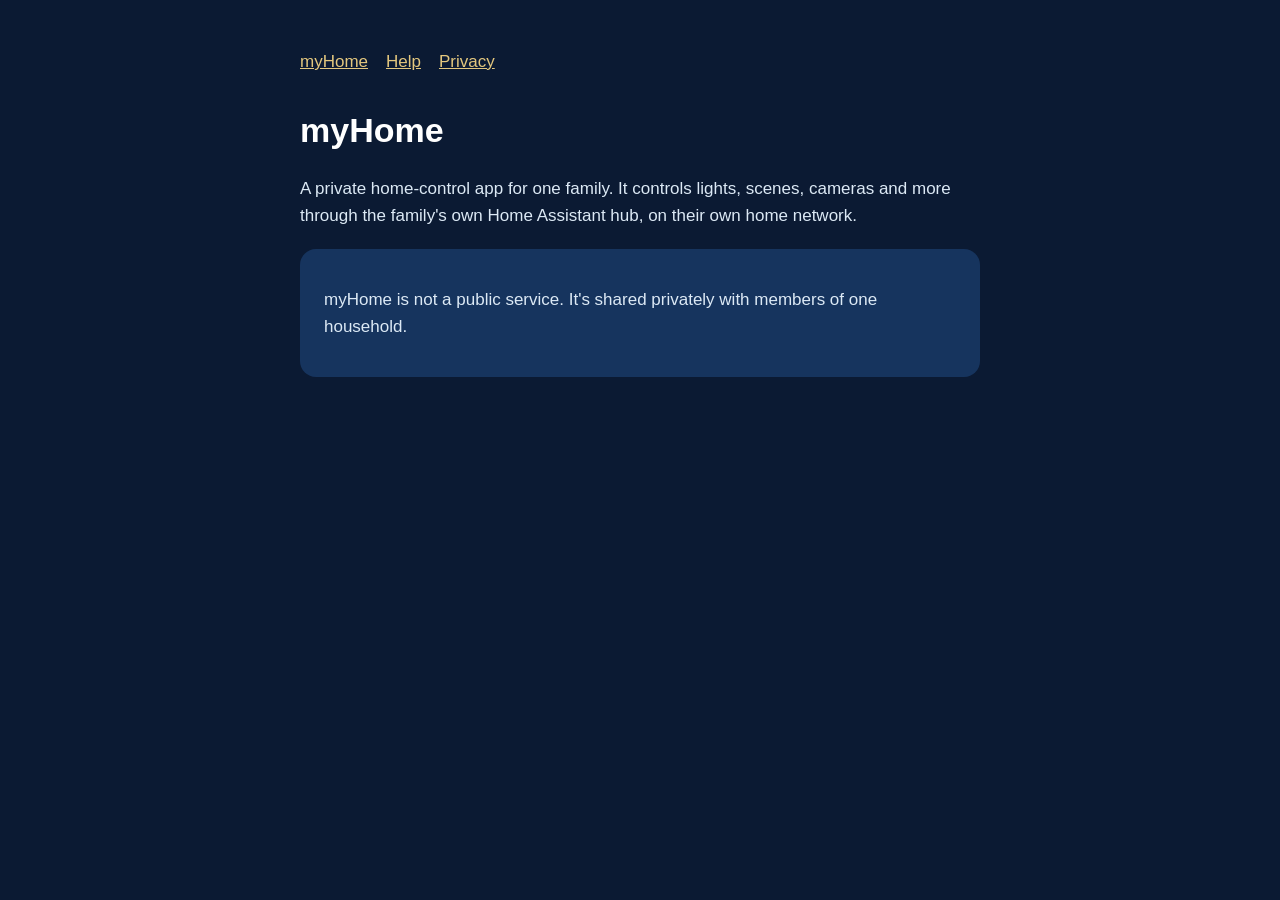
<file: index.html>
<!doctype html><html lang="en"><head><meta charset="utf-8"><meta name="viewport" content="width=device-width,initial-scale=1">
<title>myHome</title><link rel="stylesheet" href="style.css"></head><body><main>
<nav><a href="index.html">myHome</a><a href="support.html">Help</a><a href="privacy.html">Privacy</a></nav>
<h1>myHome</h1><p>A private home-control app for one family. It controls lights, scenes, cameras and more through the family's own Home Assistant hub, on their own home network.</p>
<div class="card"><p>myHome is not a public service. It's shared privately with members of one household.</p></div>
</main></body></html>
</file>
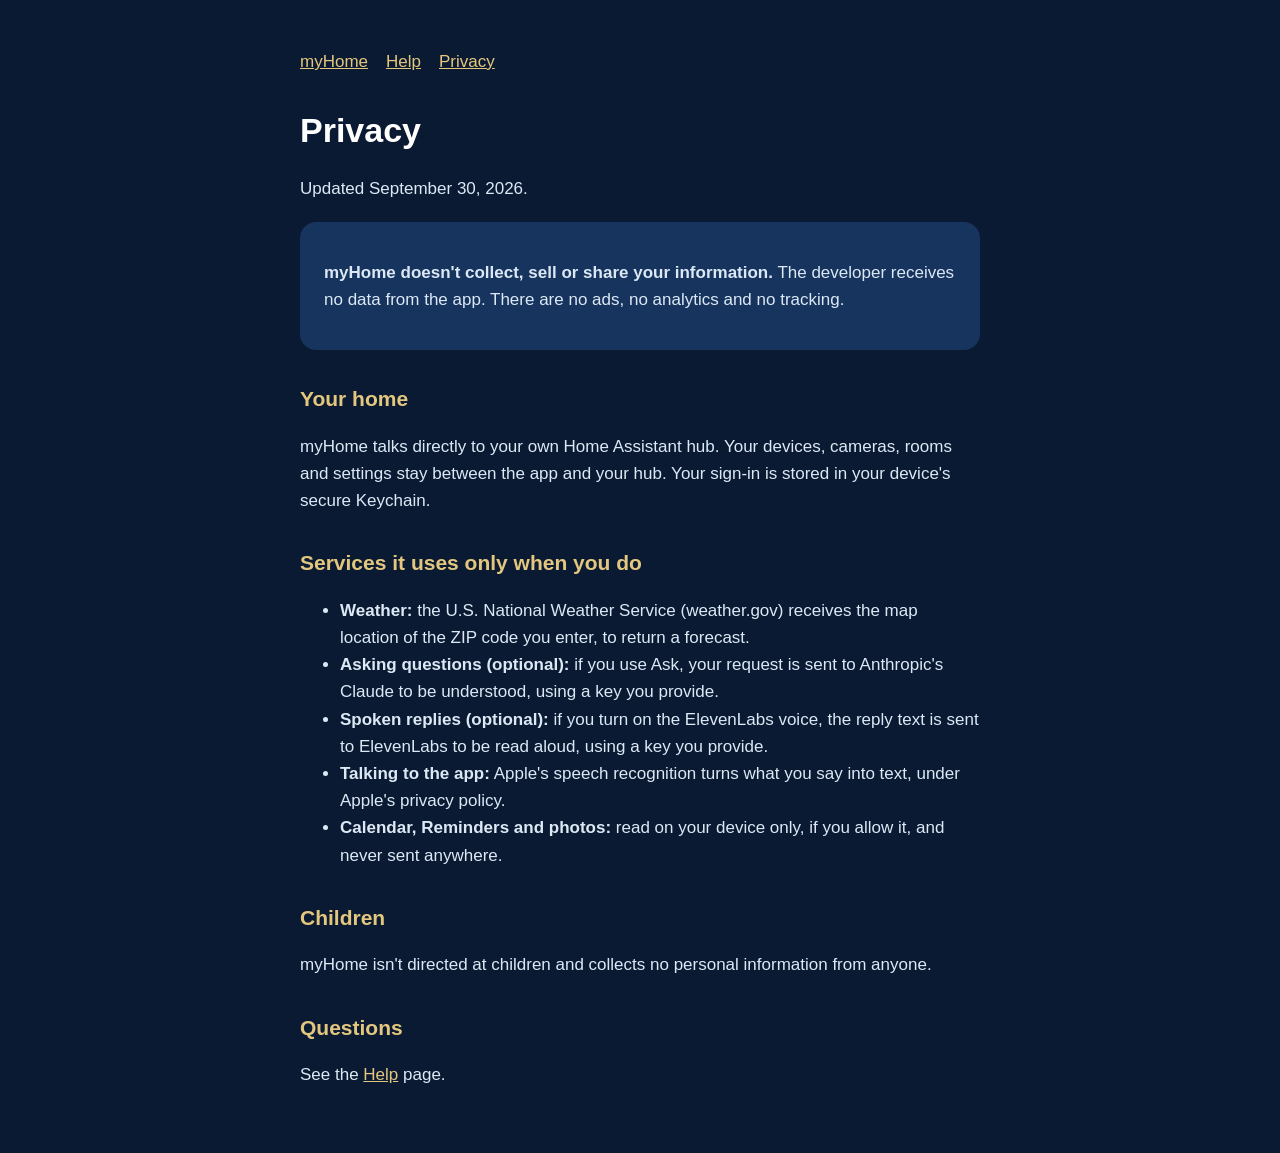
<file: privacy.html>
<!doctype html><html lang="en"><head><meta charset="utf-8"><meta name="viewport" content="width=device-width,initial-scale=1">
<title>myHome Privacy</title><link rel="stylesheet" href="style.css"></head><body><main>
<nav><a href="index.html">myHome</a><a href="support.html">Help</a><a href="privacy.html">Privacy</a></nav>
<h1>Privacy</h1><p>Updated September 30, 2026.</p>
<div class="card"><p><strong>myHome doesn't collect, sell or share your information.</strong> The developer receives no data from the app. There are no ads, no analytics and no tracking.</p></div>
<h2>Your home</h2><p>myHome talks directly to your own Home Assistant hub. Your devices, cameras, rooms and settings stay between the app and your hub. Your sign-in is stored in your device's secure Keychain.</p>
<h2>Services it uses only when you do</h2><ul>
<li><strong>Weather:</strong> the U.S. National Weather Service (weather.gov) receives the map location of the ZIP code you enter, to return a forecast.</li>
<li><strong>Asking questions (optional):</strong> if you use Ask, your request is sent to Anthropic's Claude to be understood, using a key you provide.</li>
<li><strong>Spoken replies (optional):</strong> if you turn on the ElevenLabs voice, the reply text is sent to ElevenLabs to be read aloud, using a key you provide.</li>
<li><strong>Talking to the app:</strong> Apple's speech recognition turns what you say into text, under Apple's privacy policy.</li>
<li><strong>Calendar, Reminders and photos:</strong> read on your device only, if you allow it, and never sent anywhere.</li></ul>
<h2>Children</h2><p>myHome isn't directed at children and collects no personal information from anyone.</p>
<h2>Questions</h2><p>See the <a href="support.html">Help</a> page.</p>
</main></body></html>
</file>
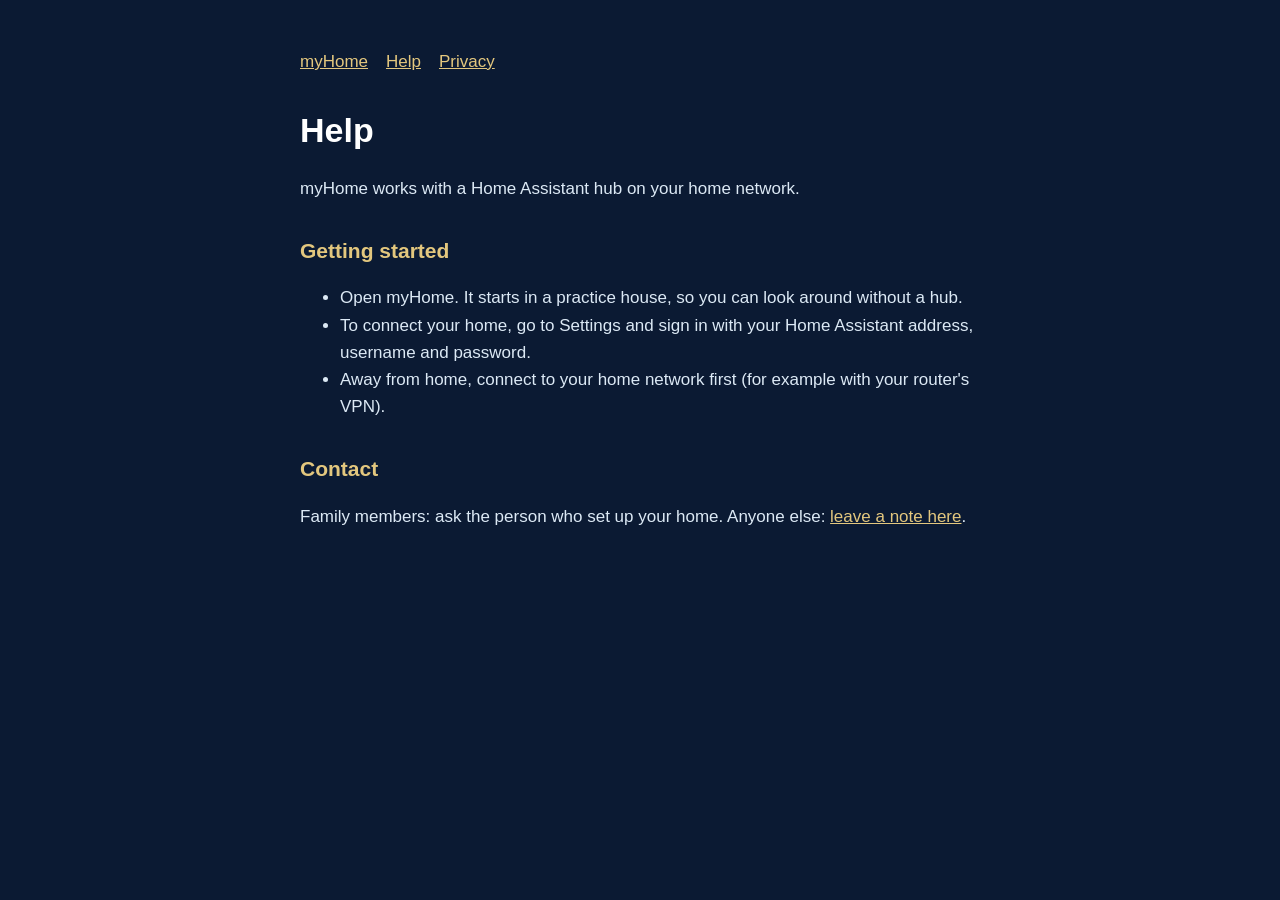
<file: support.html>
<!doctype html><html lang="en"><head><meta charset="utf-8"><meta name="viewport" content="width=device-width,initial-scale=1">
<title>myHome Help</title><link rel="stylesheet" href="style.css"></head><body><main>
<nav><a href="index.html">myHome</a><a href="support.html">Help</a><a href="privacy.html">Privacy</a></nav>
<h1>Help</h1><p>myHome works with a Home Assistant hub on your home network.</p>
<h2>Getting started</h2><ul>
<li>Open myHome. It starts in a practice house, so you can look around without a hub.</li>
<li>To connect your home, go to Settings and sign in with your Home Assistant address, username and password.</li>
<li>Away from home, connect to your home network first (for example with your router's VPN).</li></ul>
<h2>Contact</h2><p>Family members: ask the person who set up your home. Anyone else: <a href="https://github.com/erakmike/myhome-app/issues">leave a note here</a>.</p>
</main></body></html>
</file>
<file: style.css>
:root{--bg:#0B1A33;--card:#16345E;--text:#FFFFFF;--muted:#DCE9F5;--gold:#E3C77E}
*{box-sizing:border-box}body{margin:0;background:var(--bg);color:var(--text);font:17px/1.6 -apple-system,BlinkMacSystemFont,"Helvetica Neue",Arial,sans-serif}
main{max-width:720px;margin:0 auto;padding:48px 20px}h1{font-size:34px;margin:0 0 4px}h2{font-size:21px;margin:32px 0 8px;color:var(--gold)}
p,li{color:var(--muted)}a{color:var(--gold)}.card{background:var(--card);border-radius:16px;padding:20px 24px;margin:20px 0}
nav{margin-bottom:28px}nav a{margin-right:18px}
</file>
